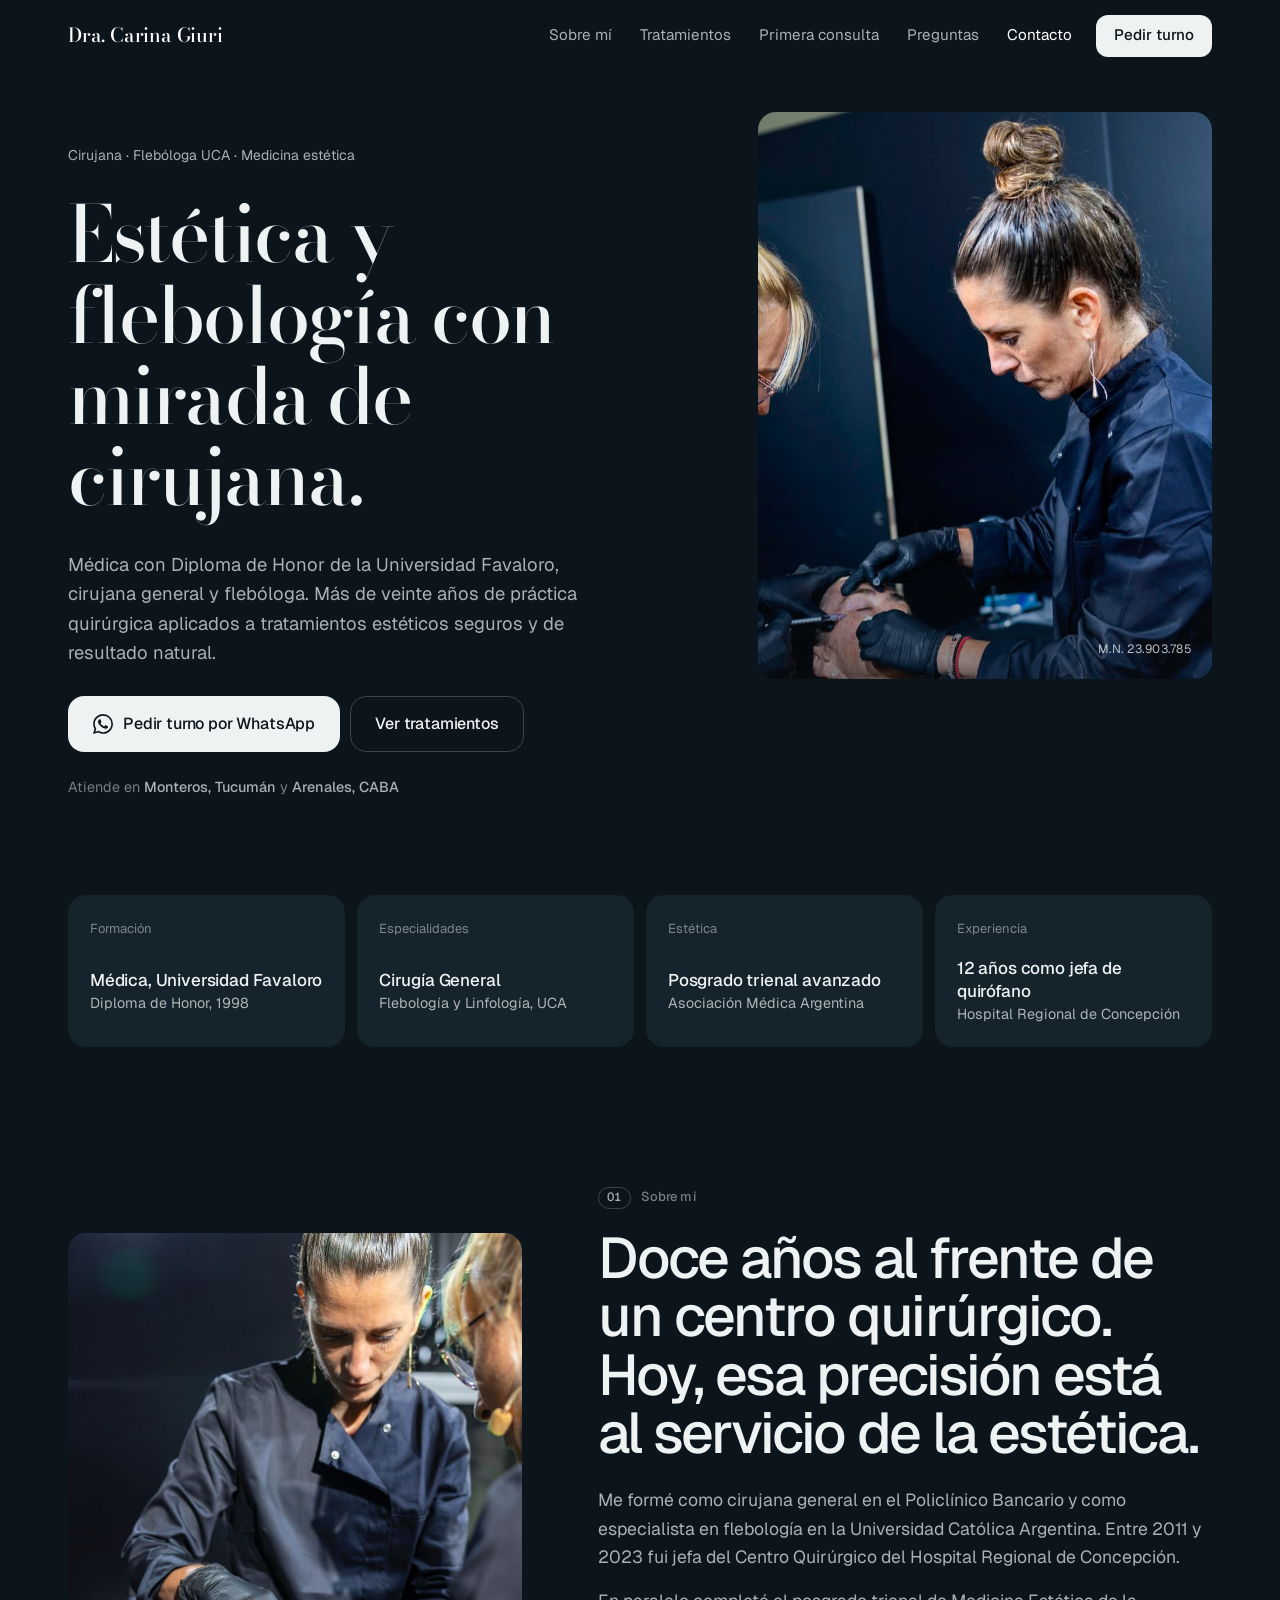
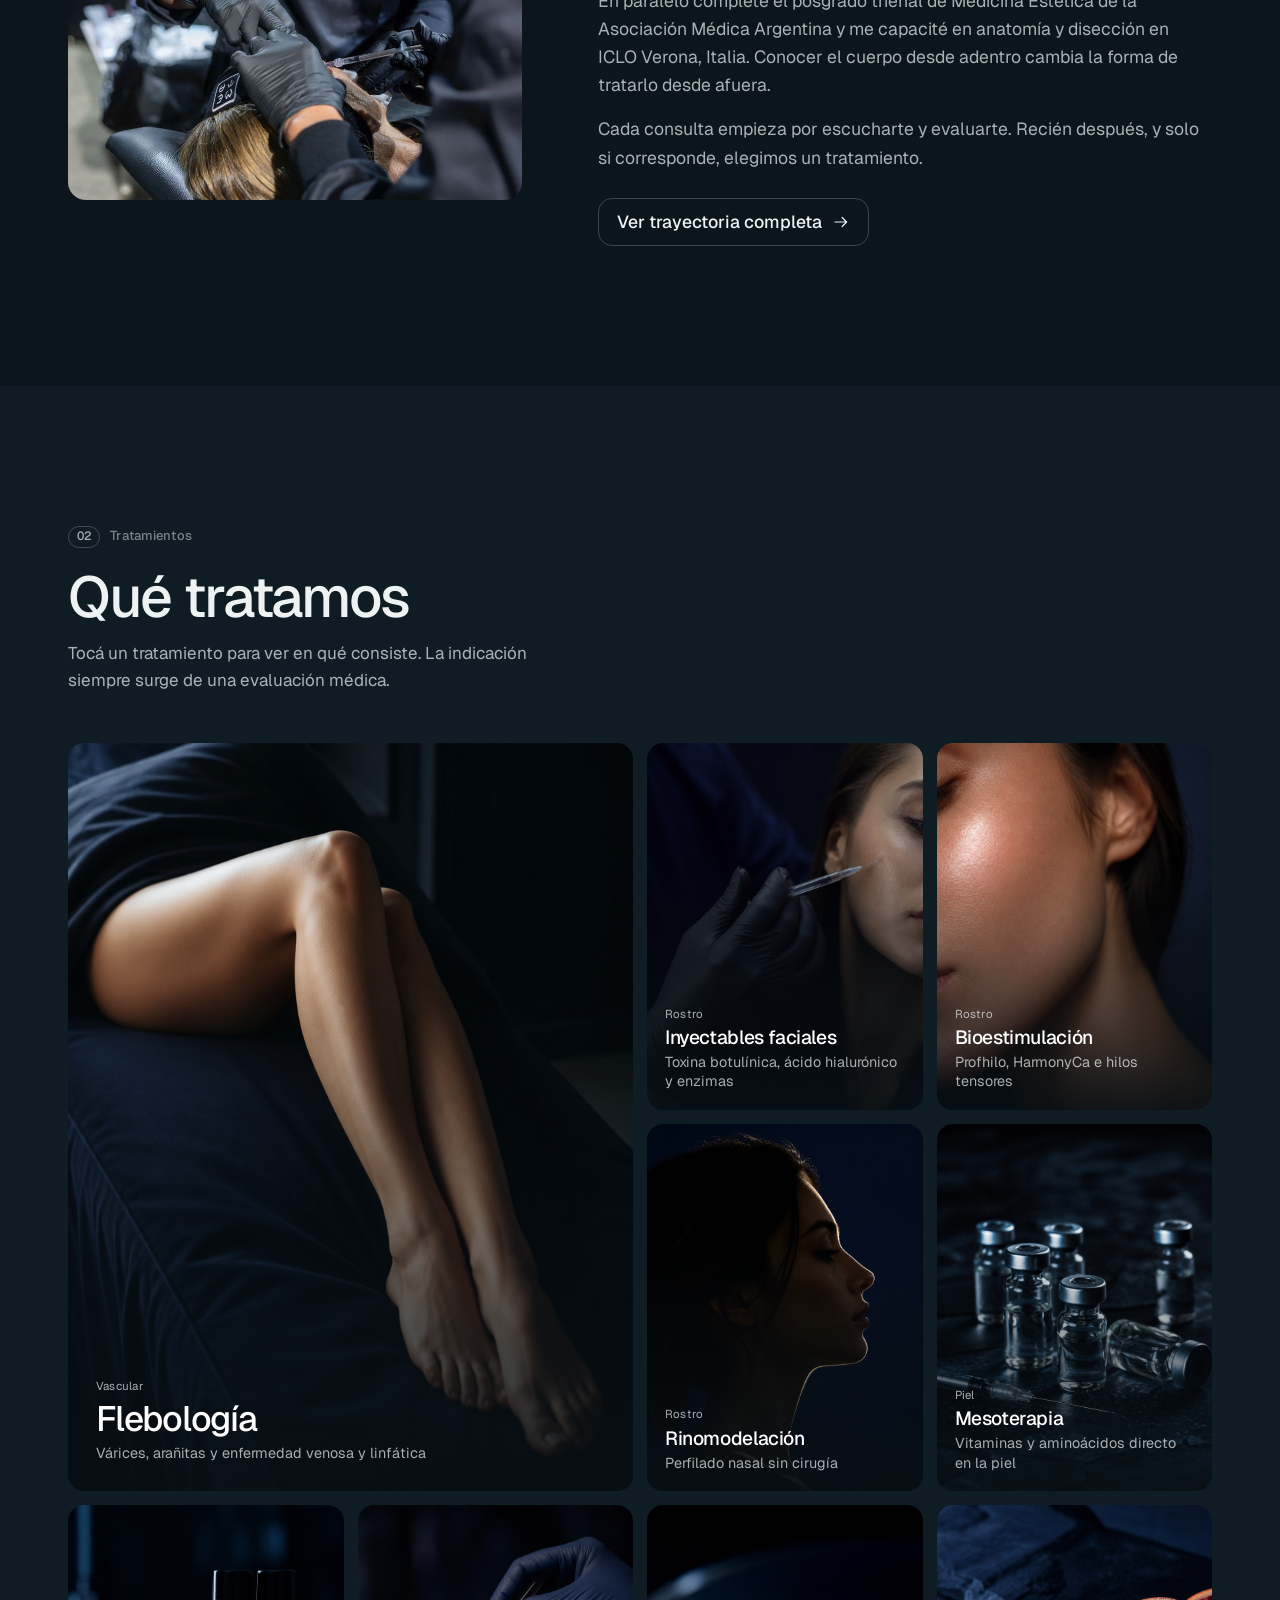
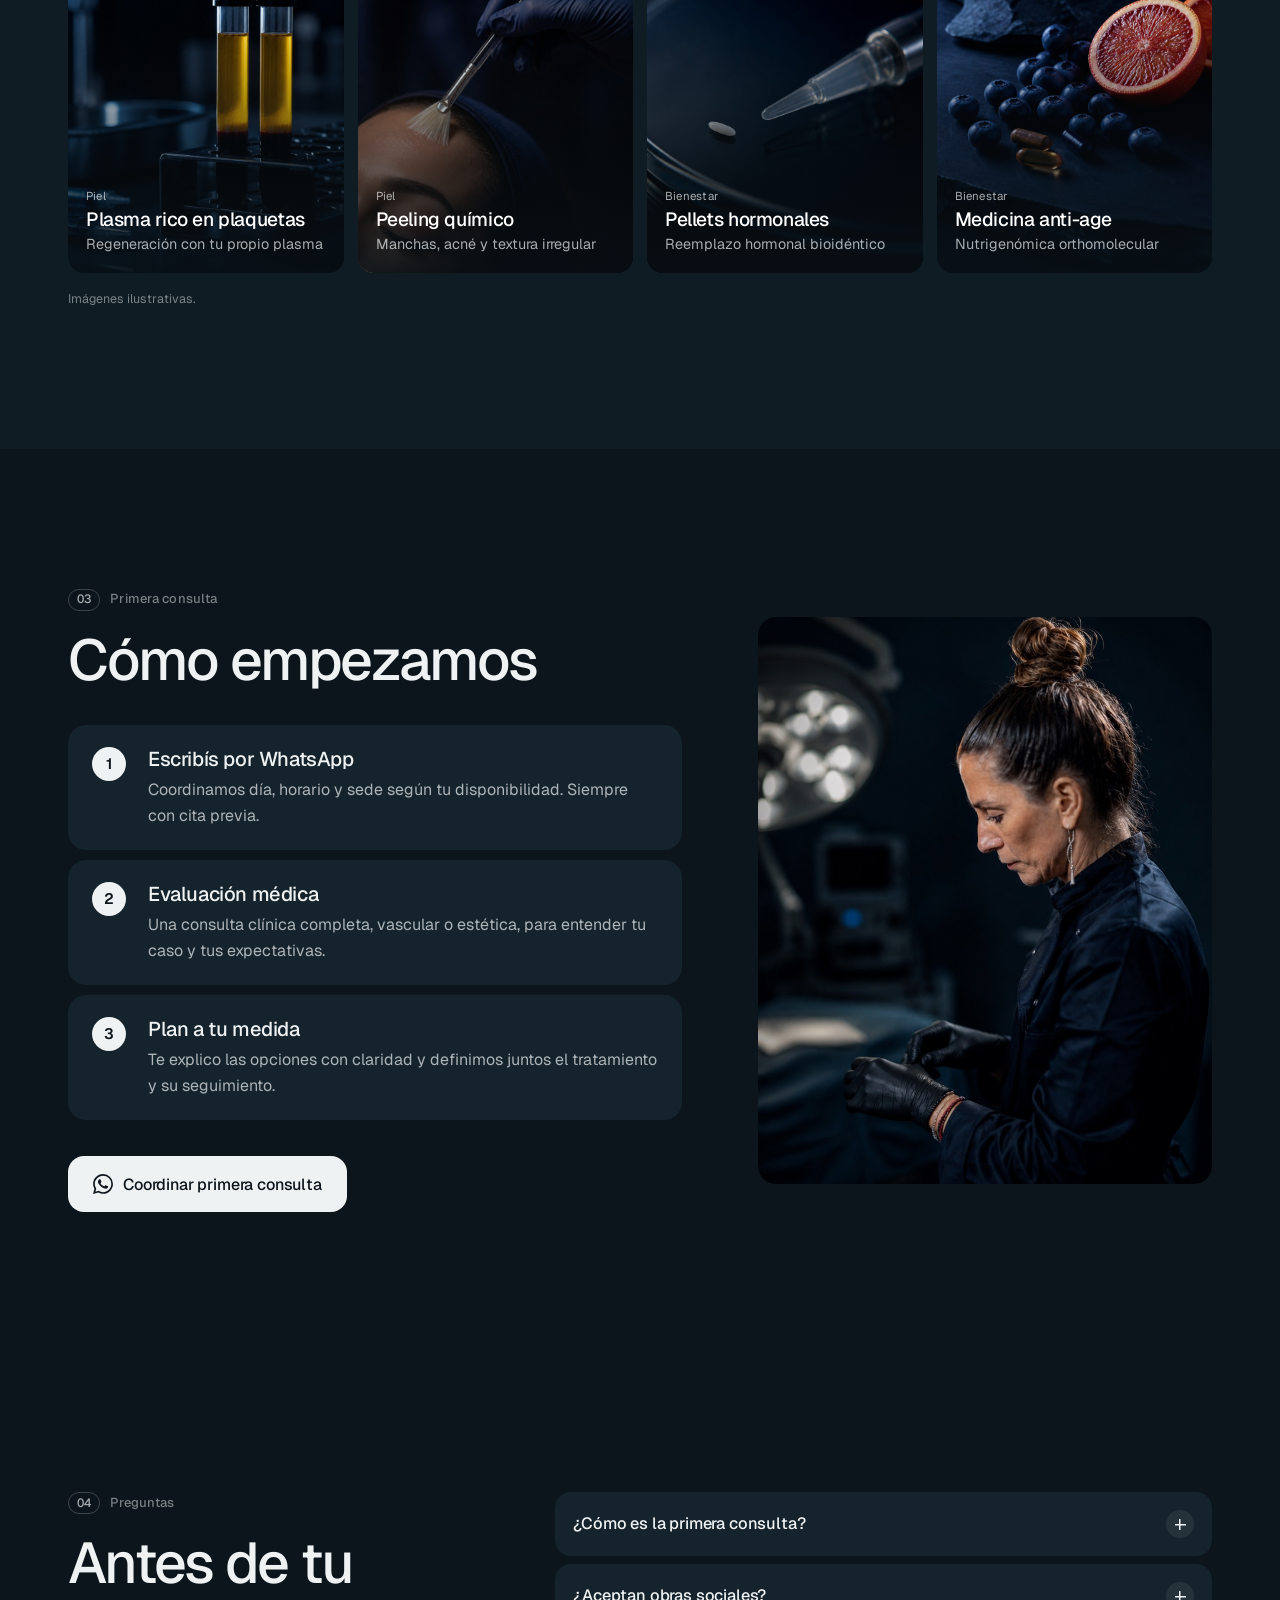
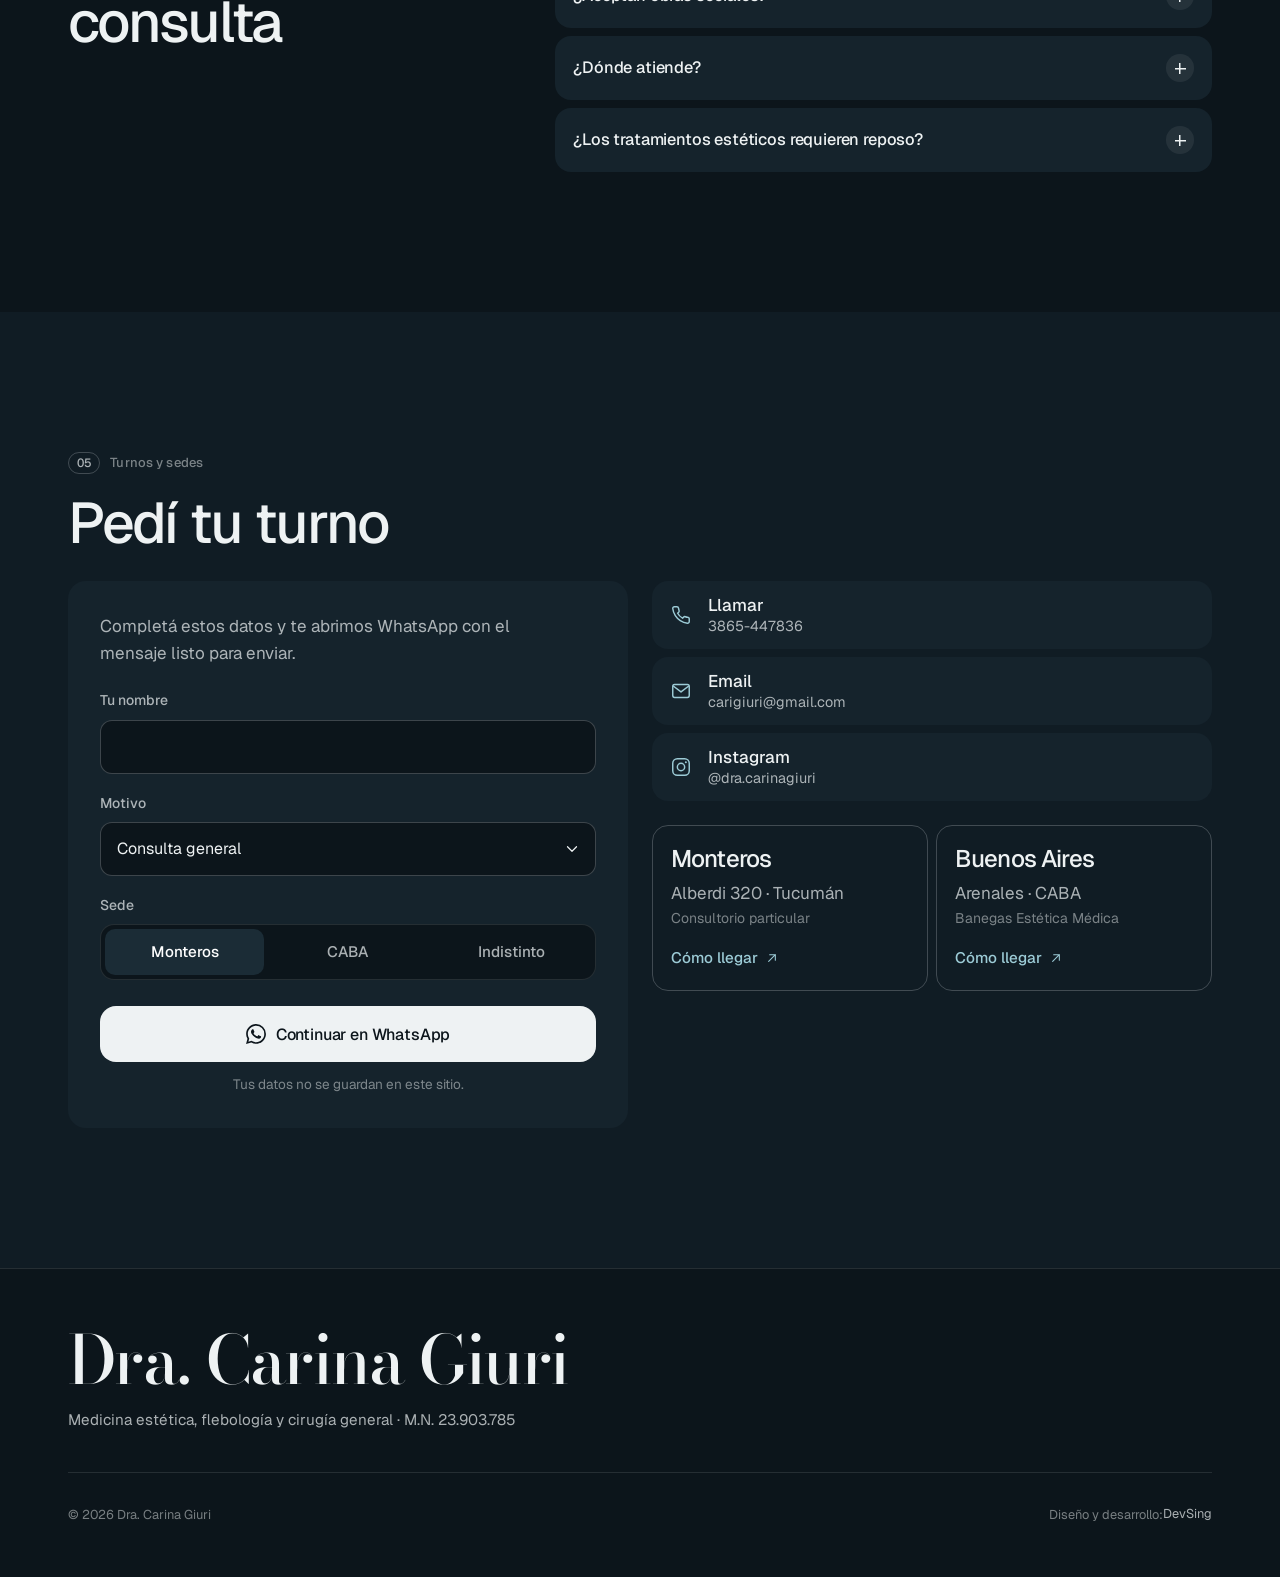
<file: index.html>
<!DOCTYPE html>
<html lang="es-AR" class="no-js">

<head>
    <meta charset="utf-8" />
    <meta name="viewport" content="width=device-width, initial-scale=1, viewport-fit=cover" />
    <title>Dra. Carina Giuri · Medicina Estética y Flebología · Monteros y CABA</title>
    <meta name="description"
        content="Dra. Carina Giuri, médica cirujana y flebóloga (UCA) con Diploma de Honor de la Universidad Favaloro. Medicina estética, flebología y bienestar en Monteros, Tucumán, y en CABA. Pedí tu turno por WhatsApp." />
    <meta name="theme-color" content="#0d161c" />

    <!-- URL pública del sitio. Si se usa un dominio propio, cambiar en: canonical, og:url, og:image y twitter:image -->
    <link rel="canonical" href="https://dra-carinagiuri.vercel.app/" />

    <!-- Vista previa al compartir (WhatsApp, Facebook, LinkedIn, X) -->
    <meta property="og:type" content="website" />
    <meta property="og:locale" content="es_AR" />
    <meta property="og:site_name" content="Dra. Carina Giuri" />
    <meta property="og:url" content="https://dra-carinagiuri.vercel.app/" />
    <meta property="og:title" content="Dra. Carina Giuri · Medicina Estética y Flebología" />
    <meta property="og:description"
        content="Estética y flebología con mirada de cirujana. Atención en Monteros (Tucumán) y CABA." />
    <meta property="og:image" content="https://dra-carinagiuri.vercel.app/assets/img/og.jpg" />
    <meta property="og:image:type" content="image/jpeg" />
    <meta property="og:image:width" content="1200" />
    <meta property="og:image:height" content="630" />
    <meta property="og:image:alt" content="Dra. Carina Giuri, médica cirujana y flebóloga, realizando un tratamiento estético" />
    <meta name="twitter:card" content="summary_large_image" />
    <meta name="twitter:image" content="https://dra-carinagiuri.vercel.app/assets/img/og.jpg" />
    <link rel="icon"
        href="data:image/svg+xml,%3Csvg xmlns='http://www.w3.org/2000/svg' viewBox='0 0 64 64'%3E%3Crect width='64' height='64' rx='14' fill='%231f4e5a'/%3E%3Ctext x='32' y='44' text-anchor='middle' font-family='Georgia,serif' font-size='34' fill='%23ffffff'%3EG%3C/text%3E%3C/svg%3E" />

    <script>document.documentElement.classList.replace('no-js', 'js');</script>

    <link rel="preconnect" href="https://fonts.googleapis.com" />
    <link rel="preconnect" href="https://fonts.gstatic.com" crossorigin />
    <link rel="stylesheet"
        href="https://fonts.googleapis.com/css2?family=Bodoni+Moda:opsz,wght@6..96,400..600&family=Geist:wght@300..600&display=swap" />
    <link rel="preload" as="image" href="assets/img/PERFIL.jpg" fetchpriority="high" />
    <link rel="stylesheet" href="assets/css/styles.css" />

    <script type="application/ld+json">
    {
        "@context": "https://schema.org",
        "@type": "Physician",
        "name": "Dra. Carina Giuri",
        "description": "Médica cirujana, flebóloga y especialista en medicina estética.",
        "telephone": "+54 9 3865 44-7836",
        "email": "carigiuri@gmail.com",
        "sameAs": ["https://instagram.com/Dra.carinagiuri"],
        "address": [
            { "@type": "PostalAddress", "streetAddress": "Alberdi 320", "addressLocality": "Monteros", "addressRegion": "Tucumán", "addressCountry": "AR" },
            { "@type": "PostalAddress", "streetAddress": "Arenales", "addressLocality": "Ciudad Autónoma de Buenos Aires", "addressCountry": "AR" }
        ]
    }
    </script>
</head>

<body>
    <!-- Íconos -->
    <svg width="0" height="0" style="position:absolute" aria-hidden="true">
        <symbol id="i-wa" viewBox="0 0 24 24">
            <path fill="currentColor"
                d="M17.472 14.382c-.297-.149-1.758-.867-2.03-.967-.273-.099-.471-.148-.67.15-.197.297-.767.966-.94 1.164-.173.199-.347.223-.644.075-.297-.15-1.255-.463-2.39-1.475-.883-.788-1.48-1.761-1.653-2.059-.173-.297-.018-.458.13-.606.134-.133.298-.347.446-.52.149-.174.198-.298.298-.497.099-.198.05-.371-.025-.52-.075-.149-.669-1.612-.916-2.207-.242-.579-.487-.5-.669-.51-.173-.008-.371-.01-.57-.01-.198 0-.52.074-.792.372-.272.297-1.04 1.016-1.04 2.479 0 1.462 1.065 2.875 1.213 3.074.149.198 2.096 3.2 5.077 4.487.709.306 1.262.489 1.694.625.712.227 1.36.195 1.871.118.571-.085 1.758-.719 2.006-1.413.248-.694.248-1.289.173-1.413-.074-.124-.272-.198-.57-.347m-5.421 7.403h-.004a9.870 9.870 0 01-5.031-1.378l-.361-.214-3.741.982.998-3.648-.235-.374a9.860 9.860 0 01-1.51-5.26c.001-5.45 4.436-9.884 9.888-9.884 2.64 0 5.122 1.03 6.988 2.898a9.825 9.825 0 012.893 6.994c-.003 5.45-4.437 9.884-9.885 9.884m8.413-18.297A11.815 11.815 0 0012.05 0C5.495 0 .16 5.335.157 11.892c0 2.096.547 4.142 1.588 5.945L.057 24l6.305-1.654a11.882 11.882 0 005.683 1.448h.005c6.554 0 11.890-5.335 11.893-11.893a11.821 11.821 0 00-3.480-8.413Z" />
        </symbol>
        <symbol id="i-ig" viewBox="0 0 24 24">
            <rect x="3" y="3" width="18" height="18" rx="5" fill="none" stroke="currentColor" stroke-width="1.6" />
            <circle cx="12" cy="12" r="4" fill="none" stroke="currentColor" stroke-width="1.6" />
            <circle cx="17.3" cy="6.7" r="1.1" fill="currentColor" />
        </symbol>
        <symbol id="i-phone" viewBox="0 0 24 24">
            <path fill="none" stroke="currentColor" stroke-width="1.6" stroke-linecap="round" stroke-linejoin="round"
                d="M21 16.4v2.7a1.8 1.8 0 0 1-2 1.8 17.8 17.8 0 0 1-7.8-2.8 17.5 17.5 0 0 1-5.4-5.4A17.8 17.8 0 0 1 3 4.9 1.8 1.8 0 0 1 4.8 3h2.7a1.8 1.8 0 0 1 1.8 1.5c.1.9.3 1.7.6 2.5a1.8 1.8 0 0 1-.4 1.9L8.3 10.1a14.4 14.4 0 0 0 5.4 5.4l1.2-1.2a1.8 1.8 0 0 1 1.9-.4c.8.3 1.6.5 2.5.6a1.8 1.8 0 0 1 1.7 1.9z" />
        </symbol>
        <symbol id="i-mail" viewBox="0 0 24 24">
            <rect x="3" y="5" width="18" height="14" rx="2" fill="none" stroke="currentColor" stroke-width="1.6" />
            <path d="m3.5 6.5 8.5 6.5 8.5-6.5" fill="none" stroke="currentColor" stroke-width="1.6" stroke-linejoin="round" />
        </symbol>
        <symbol id="i-arrow" viewBox="0 0 24 24">
            <path d="M4 12h15M13.5 6l6 6-6 6" fill="none" stroke="currentColor" stroke-width="1.6" stroke-linecap="round" stroke-linejoin="round" />
        </symbol>
        <symbol id="i-out" viewBox="0 0 24 24">
            <path d="M7 17 17 7M8.5 7H17v8.5" fill="none" stroke="currentColor" stroke-width="1.6" stroke-linecap="round" stroke-linejoin="round" />
        </symbol>
        <symbol id="i-close" viewBox="0 0 24 24">
            <path d="M6 6l12 12M18 6 6 18" fill="none" stroke="currentColor" stroke-width="1.6" stroke-linecap="round" />
        </symbol>
    </svg>

    <a class="skip-link" href="#contenido">Saltar al contenido</a>

    <!-- ============ Header ============ -->
    <header class="site-header" id="site-header">
        <div class="wrap header-inner">
            <a href="#inicio" class="logo">Dra. Carina Giuri</a>
            <nav class="nav" aria-label="Principal">
                <a href="#sobre-mi">Sobre mí</a>
                <a href="#tratamientos">Tratamientos</a>
                <a href="#primera-consulta">Primera consulta</a>
                <a href="#preguntas">Preguntas</a>
                <a href="#contacto">Contacto</a>
            </nav>
            <a class="header-cta" href="#contacto">Pedir turno</a>
            <button class="menu-btn" type="button" data-open="menu" aria-haspopup="dialog">Menú</button>
        </div>
    </header>

    <!-- Menú mobile (pantalla completa) -->
    <dialog class="menu" id="menu" aria-label="Menú">
        <div class="menu-top wrap">
            <span class="logo">Dra. Carina Giuri</span>
            <button class="menu-btn" type="button" data-close>Cerrar</button>
        </div>
        <nav class="menu-nav wrap" aria-label="Secciones">
            <a href="#sobre-mi" data-close><span>01</span>Sobre mí</a>
            <a href="#tratamientos" data-close><span>02</span>Tratamientos</a>
            <a href="#primera-consulta" data-close><span>03</span>Primera consulta</a>
            <a href="#preguntas" data-close><span>04</span>Preguntas</a>
            <a href="#contacto" data-close><span>05</span>Turnos y sedes</a>
        </nav>
        <div class="menu-foot wrap">
            <a href="tel:+5493865447836">3865-447836</a>
            <a href="mailto:carigiuri@gmail.com">carigiuri@gmail.com</a>
            <a href="https://instagram.com/Dra.carinagiuri" target="_blank" rel="noopener">@dra.carinagiuri</a>
        </div>
    </dialog>

    <main id="contenido">

        <!-- ============ Hero ============ -->
        <section class="hero" id="inicio" aria-labelledby="hero-title">
            <div class="hero-media">
                <img src="assets/img/PERFIL.jpg" width="693" height="884" fetchpriority="high"
                    alt="La Dra. Carina Giuri realizando un tratamiento inyectable" />
                <span class="hero-caption">M.N. 23.903.785</span>
            </div>
            <div class="hero-head">
                <p class="kicker">Cirujana · Flebóloga UCA · Medicina estética</p>
                <h1 id="hero-title">Estética y flebología con mirada de cirujana.</h1>
            </div>
            <div class="hero-body">
                <p class="lead">
                    Médica con Diploma de Honor de la Universidad Favaloro, cirujana general y flebóloga.
                    Más de veinte años de práctica quirúrgica aplicados a tratamientos estéticos seguros
                    y de resultado natural.
                </p>
                <div class="hero-actions">
                    <a class="btn btn-solid" data-wa="Hola Dra. Giuri, quisiera solicitar un turno."
                        href="https://wa.me/5493865447836" target="_blank" rel="noopener">
                        <svg aria-hidden="true"><use href="#i-wa" /></svg> Pedir turno por WhatsApp
                    </a>
                    <a class="btn btn-line" href="#tratamientos">Ver tratamientos</a>
                </div>
                <p class="hero-where">Atiende en <strong>Monteros, Tucumán</strong> y <strong>Arenales, CABA</strong></p>
            </div>
        </section>

        <!-- ============ Ficha ============ -->
        <section class="ficha" aria-label="Ficha profesional">
            <dl class="wrap ficha-grid">
                <div class="reveal">
                    <dt>Formación</dt>
                    <dd>Médica, Universidad Favaloro<small>Diploma de Honor, 1998</small></dd>
                </div>
                <div class="reveal">
                    <dt>Especialidades</dt>
                    <dd>Cirugía General<small>Flebología y Linfología, UCA</small></dd>
                </div>
                <div class="reveal">
                    <dt>Estética</dt>
                    <dd>Posgrado trienal avanzado<small>Asociación Médica Argentina</small></dd>
                </div>
                <div class="reveal">
                    <dt>Experiencia</dt>
                    <dd>12 años como jefa de quirófano<small>Hospital Regional de Concepción</small></dd>
                </div>
            </dl>
        </section>

        <!-- ============ 01 Sobre mí ============ -->
        <section class="section" id="sobre-mi" aria-labelledby="about-title">
            <div class="wrap about">
                <figure class="about-media reveal">
                    <img src="assets/img/sobre-mi.jpg" width="768" height="1024" loading="lazy"
                        alt="La Dra. Carina Giuri realizando un tratamiento inyectable a una paciente" />
                </figure>
                <div class="about-copy">
                <p class="label reveal"><span>01</span>Sobre mí</p>
                <h2 id="about-title" class="statement reveal">
                    Doce años al frente de un centro quirúrgico. Hoy, esa precisión está al servicio de la
                    estética.
                </h2>
                <div class="about-body">
                    <div class="prose reveal">
                        <p>
                            Me formé como cirujana general en el Policlínico Bancario y como especialista en
                            flebología en la Universidad Católica Argentina. Entre 2011 y 2023 fui jefa del Centro
                            Quirúrgico del Hospital Regional de Concepción.
                        </p>
                        <p>
                            En paralelo completé el posgrado trienal de Medicina Estética de la Asociación Médica
                            Argentina y me capacité en anatomía y disección en ICLO Verona, Italia. Conocer el
                            cuerpo desde adentro cambia la forma de tratarlo desde afuera.
                        </p>
                        <p>
                            Cada consulta empieza por escucharte y evaluarte. Recién después, y solo si
                            corresponde, elegimos un tratamiento.
                        </p>
                        <button type="button" class="link" data-open="cv">
                            Ver trayectoria completa <svg aria-hidden="true"><use href="#i-arrow" /></svg>
                        </button>
                    </div>
                </div>
                </div>
            </div>
        </section>

        <!-- ============ 02 Tratamientos ============ -->
        <section class="section" id="tratamientos" aria-labelledby="treat-title">
            <div class="wrap">
                <p class="label reveal"><span>02</span>Tratamientos</p>
                <div class="section-head reveal">
                    <h2 id="treat-title">Qué tratamos</h2>
                    <p>Tocá un tratamiento para ver en qué consiste. La indicación siempre surge de una evaluación
                        médica.</p>
                </div>
                <ul class="tiles" role="list">
                    <li class="tile tile-feature reveal">
                        <button type="button" data-treatment="flebologia">
                            <img src="assets/img/tratamientos/flebologia.jpg" width="768" height="1024" loading="lazy" alt="" />
                            <span class="tile-text">
                                <span class="tile-cat">Vascular</span>
                                <span class="tile-name">Flebología</span>
                                <span class="tile-desc">Várices, arañitas y enfermedad venosa y linfática</span>
                            </span>
                        </button>
                    </li>
                    <li class="tile reveal">
                        <button type="button" data-treatment="inyectables">
                            <img src="assets/img/tratamientos/inyectables.jpg" width="768" height="1024" loading="lazy" alt="" />
                            <span class="tile-text">
                                <span class="tile-cat">Rostro</span>
                                <span class="tile-name">Inyectables faciales</span>
                                <span class="tile-desc">Toxina botulínica, ácido hialurónico y enzimas</span>
                            </span>
                        </button>
                    </li>
                    <li class="tile reveal">
                        <button type="button" data-treatment="bioestimulacion">
                            <img src="assets/img/tratamientos/bioestimulacion.jpg" width="768" height="1024" loading="lazy" alt="" />
                            <span class="tile-text">
                                <span class="tile-cat">Rostro</span>
                                <span class="tile-name">Bioestimulación</span>
                                <span class="tile-desc">Profhilo, HarmonyCa e hilos tensores</span>
                            </span>
                        </button>
                    </li>
                    <li class="tile reveal">
                        <button type="button" data-treatment="rinomodelacion">
                            <img src="assets/img/tratamientos/rinomodelacion.jpg" width="768" height="1024" loading="lazy" alt="" />
                            <span class="tile-text">
                                <span class="tile-cat">Rostro</span>
                                <span class="tile-name">Rinomodelación</span>
                                <span class="tile-desc">Perfilado nasal sin cirugía</span>
                            </span>
                        </button>
                    </li>
                    <li class="tile reveal">
                        <button type="button" data-treatment="mesoterapia">
                            <img src="assets/img/tratamientos/mesoterapia.jpg" width="768" height="1024" loading="lazy" alt="" />
                            <span class="tile-text">
                                <span class="tile-cat">Piel</span>
                                <span class="tile-name">Mesoterapia</span>
                                <span class="tile-desc">Vitaminas y aminoácidos directo en la piel</span>
                            </span>
                        </button>
                    </li>
                    <li class="tile reveal">
                        <button type="button" data-treatment="prp">
                            <img src="assets/img/tratamientos/prp.jpg" width="768" height="1024" loading="lazy" alt="" />
                            <span class="tile-text">
                                <span class="tile-cat">Piel</span>
                                <span class="tile-name">Plasma rico en plaquetas</span>
                                <span class="tile-desc">Regeneración con tu propio plasma</span>
                            </span>
                        </button>
                    </li>
                    <li class="tile reveal">
                        <button type="button" data-treatment="peeling">
                            <img src="assets/img/tratamientos/peeling.jpg" width="768" height="1024" loading="lazy" alt="" />
                            <span class="tile-text">
                                <span class="tile-cat">Piel</span>
                                <span class="tile-name">Peeling químico</span>
                                <span class="tile-desc">Manchas, acné y textura irregular</span>
                            </span>
                        </button>
                    </li>
                    <li class="tile reveal">
                        <button type="button" data-treatment="pellets">
                            <img src="assets/img/tratamientos/pellets.jpg" width="768" height="1024" loading="lazy" alt="" />
                            <span class="tile-text">
                                <span class="tile-cat">Bienestar</span>
                                <span class="tile-name">Pellets hormonales</span>
                                <span class="tile-desc">Reemplazo hormonal bioidéntico</span>
                            </span>
                        </button>
                    </li>
                    <li class="tile reveal">
                        <button type="button" data-treatment="antiage">
                            <img src="assets/img/tratamientos/antiage.jpg" width="768" height="1024" loading="lazy" alt="" />
                            <span class="tile-text">
                                <span class="tile-cat">Bienestar</span>
                                <span class="tile-name">Medicina anti-age</span>
                                <span class="tile-desc">Nutrigenómica orthomolecular</span>
                            </span>
                        </button>
                    </li>
                </ul>
                <p class="tiles-note">Imágenes ilustrativas.</p>
            </div>
        </section>

        <!-- ============ 03 Primera consulta ============ -->
        <section class="section dark" id="primera-consulta" aria-labelledby="steps-title">
            <div class="wrap steps-grid">
                <figure class="steps-media reveal">
                    <img src="assets/img/primera-consulta.jpg" width="768" height="1024" loading="lazy"
                        alt="La Dra. Carina Giuri colocándose los guantes antes de un procedimiento" />
                </figure>
                <div class="steps-copy">
                <p class="label reveal"><span>03</span>Primera consulta</p>
                <h2 id="steps-title" class="reveal">Cómo empezamos</h2>
                <ol class="steps" role="list">
                    <li class="reveal">
                        <span class="step-n">1</span>
                        <div>
                            <h3>Escribís por WhatsApp</h3>
                            <p>Coordinamos día, horario y sede según tu disponibilidad. Siempre con cita previa.</p>
                        </div>
                    </li>
                    <li class="reveal">
                        <span class="step-n">2</span>
                        <div>
                            <h3>Evaluación médica</h3>
                            <p>Una consulta clínica completa, vascular o estética, para entender tu caso y tus
                                expectativas.</p>
                        </div>
                    </li>
                    <li class="reveal">
                        <span class="step-n">3</span>
                        <div>
                            <h3>Plan a tu medida</h3>
                            <p>Te explico las opciones con claridad y definimos juntos el tratamiento y su
                                seguimiento.</p>
                        </div>
                    </li>
                </ol>
                <a class="btn btn-light reveal" data-wa="Hola Dra. Giuri, quisiera coordinar una primera consulta."
                    href="https://wa.me/5493865447836" target="_blank" rel="noopener">
                    <svg aria-hidden="true"><use href="#i-wa" /></svg> Coordinar primera consulta
                </a>
                </div>
            </div>
        </section>

        <!-- ============ 04 Preguntas ============ -->
        <section class="section" id="preguntas" aria-labelledby="faq-title">
            <div class="wrap faq">
                <div class="faq-head">
                    <p class="label reveal"><span>04</span>Preguntas</p>
                    <h2 id="faq-title" class="reveal">Antes de tu consulta</h2>
                </div>
                <div class="faq-list reveal">
                    <details>
                        <summary>¿Cómo es la primera consulta?</summary>
                        <p>Realizamos una evaluación clínica completa, vascular o estética, para diseñar un plan de
                            tratamiento personalizado y seguro.</p>
                    </details>
                    <details>
                        <summary>¿Aceptan obras sociales?</summary>
                        <p>Para flebología, consultá la cobertura de tu plan. Los tratamientos estéticos son
                            particulares; se puede emitir factura para reintegro si tu plan lo permite.</p>
                    </details>
                    <details>
                        <summary>¿Dónde atiende?</summary>
                        <p>En su consultorio de Alberdi 320, Monteros, Tucumán, y en Banegas Estética Médica,
                            Arenales, CABA. En ambas sedes se requiere cita previa.</p>
                    </details>
                    <details>
                        <summary>¿Los tratamientos estéticos requieren reposo?</summary>
                        <p>La mayoría de los tratamientos inyectables son ambulatorios y permiten retomar la vida
                            normal al salir. En la consulta te explicamos los cuidados de cada procedimiento.</p>
                    </details>
                </div>
            </div>
        </section>

        <!-- ============ 05 Contacto ============ -->
        <section class="section contact" id="contacto" aria-labelledby="contact-title">
            <div class="wrap">
                <p class="label reveal"><span>05</span>Turnos y sedes</p>
                <h2 id="contact-title" class="reveal">Pedí tu turno</h2>

                <div class="contact-grid">
                    <form class="booking reveal" id="booking-form" novalidate>
                        <p class="booking-intro">Completá estos datos y te abrimos WhatsApp con el mensaje listo
                            para enviar.</p>

                        <div class="field">
                            <label for="f-name">Tu nombre</label>
                            <input class="input" id="f-name" name="name" type="text" autocomplete="name"
                                enterkeyhint="next" required aria-describedby="f-name-err" />
                            <span class="field-error" id="f-name-err">Escribí tu nombre para continuar.</span>
                        </div>

                        <div class="field">
                            <label for="f-reason">Motivo</label>
                            <select class="input" id="f-reason" name="reason">
                                <option>Consulta general</option>
                                <option>Flebología / várices</option>
                                <option>Inyectables faciales</option>
                                <option>Bioestimulación</option>
                                <option>Rinomodelación</option>
                                <option>Mesoterapia</option>
                                <option>Plasma rico en plaquetas</option>
                                <option>Peeling químico</option>
                                <option>Pellets hormonales</option>
                                <option>Medicina anti-age</option>
                            </select>
                        </div>

                        <fieldset class="field">
                            <legend>Sede</legend>
                            <div class="seg">
                                <label><input type="radio" name="place" value="Monteros" checked /><span>Monteros</span></label>
                                <label><input type="radio" name="place" value="CABA" /><span>CABA</span></label>
                                <label><input type="radio" name="place" value="Indistinto" /><span>Indistinto</span></label>
                            </div>
                        </fieldset>

                        <button type="submit" class="btn btn-solid btn-block">
                            <svg aria-hidden="true"><use href="#i-wa" /></svg> Continuar en WhatsApp
                        </button>
                        <p class="form-note">Tus datos no se guardan en este sitio.</p>
                    </form>

                    <div class="contact-side">
                        <ul class="direct reveal" role="list">
                            <li><a href="tel:+5493865447836">
                                    <svg aria-hidden="true"><use href="#i-phone" /></svg>
                                    <span>Llamar<small>3865-447836</small></span>
                                </a></li>
                            <li><a href="mailto:carigiuri@gmail.com">
                                    <svg aria-hidden="true"><use href="#i-mail" /></svg>
                                    <span>Email<small>carigiuri@gmail.com</small></span>
                                </a></li>
                            <li><a href="https://instagram.com/Dra.carinagiuri" target="_blank" rel="noopener">
                                    <svg aria-hidden="true"><use href="#i-ig" /></svg>
                                    <span>Instagram<small>@dra.carinagiuri</small></span>
                                </a></li>
                        </ul>

                        <div class="places">
                            <a class="place reveal" href="https://maps.google.com/?q=Alberdi+320,+Monteros,+Tucum%C3%A1n"
                                target="_blank" rel="noopener">
                                <span class="place-city">Monteros</span>
                                <span class="place-addr">Alberdi 320 · Tucumán<small>Consultorio particular</small></span>
                                <span class="place-go">Cómo llegar <svg aria-hidden="true"><use href="#i-out" /></svg></span>
                            </a>
                            <a class="place reveal"
                                href="https://maps.google.com/?q=Banegas+Est%C3%A9tica+M%C3%A9dica+Arenales+CABA"
                                target="_blank" rel="noopener">
                                <span class="place-city">Buenos Aires</span>
                                <span class="place-addr">Arenales · CABA<small>Banegas Estética Médica</small></span>
                                <span class="place-go">Cómo llegar <svg aria-hidden="true"><use href="#i-out" /></svg></span>
                            </a>
                        </div>
                    </div>
                </div>
            </div>
        </section>
    </main>

    <!-- ============ Footer ============ -->
    <footer class="site-footer">
        <div class="wrap">
            <p class="footer-name">Dra. Carina Giuri</p>
            <p class="footer-sub">Medicina estética, flebología y cirugía general · M.N. 23.903.785</p>
            <div class="footer-bottom">
                <p>© <span id="year">2026</span> Dra. Carina Giuri</p>
                <a class="footer-credit" id="dev-credit" href="#" target="_blank" rel="noopener" hidden>
                    Diseño y desarrollo: <span>DevSing</span>
                </a>
            </div>
        </div>
    </footer>

    <!-- Barra fija mobile -->
    <div class="dock" id="dock">
        <a class="dock-main" data-wa="Hola Dra. Giuri, quisiera solicitar un turno."
            href="https://wa.me/5493865447836" target="_blank" rel="noopener">
            <svg aria-hidden="true"><use href="#i-wa" /></svg> Pedir turno
        </a>
        <a class="dock-call" href="tel:+5493865447836" aria-label="Llamar al 3865-447836">
            <svg aria-hidden="true"><use href="#i-phone" /></svg>
        </a>
    </div>

    <!-- ============ Ficha de tratamiento (bottom sheet) ============ -->
    <dialog class="sheet tsheet" id="treatment" aria-labelledby="t-title">
        <button class="sheet-close" type="button" aria-label="Cerrar" data-close>
            <svg aria-hidden="true"><use href="#i-close" /></svg>
        </button>
        <div class="tsheet-scroll" data-swipe-scroll>
            <div class="tsheet-media" data-swipe-handle>
                <img id="t-img" src="assets/img/tratamientos/flebologia.jpg" width="768" height="1024" alt="" />
                <span class="grabber" aria-hidden="true"></span>
            </div>
            <div class="tsheet-content">
                <p class="t-cat" id="t-cat"></p>
                <h2 id="t-title"></h2>
                <p class="t-sub" id="t-subtitle"></p>
                <p class="t-lead" id="t-desc"></p>
                <h3>Para quién es</h3>
                <p class="t-target" id="t-target"></p>
                <h3>Beneficios</h3>
                <ul class="t-benefits" id="t-benefits" role="list"></ul>
            </div>
        </div>
        <div class="sheet-foot">
            <a class="btn btn-solid btn-block" id="t-cta" href="https://wa.me/5493865447836" target="_blank"
                rel="noopener">
                <svg aria-hidden="true"><use href="#i-wa" /></svg> Consultar por este tratamiento
            </a>
        </div>
    </dialog>

    <!-- ============ Trayectoria (bottom sheet) ============ -->
    <dialog class="sheet sheet-tall" id="cv" aria-labelledby="cv-title">
        <div class="sheet-grab" data-swipe-handle>
            <span class="grabber" aria-hidden="true"></span>
            <button class="sheet-close" type="button" aria-label="Cerrar" data-close>
                <svg aria-hidden="true"><use href="#i-close" /></svg>
            </button>
            <p class="t-cat">Dra. Carina Giuri</p>
            <h2 id="cv-title">Trayectoria</h2>
        </div>

        <div class="tabs" role="tablist" aria-label="Secciones de la trayectoria">
            <button class="tab" role="tab" id="tab-1" aria-controls="panel-1" aria-selected="true">Títulos</button>
            <button class="tab" role="tab" id="tab-2" aria-controls="panel-2" aria-selected="false" tabindex="-1">Experiencia</button>
            <button class="tab" role="tab" id="tab-3" aria-controls="panel-3" aria-selected="false" tabindex="-1">Cursos</button>
            <button class="tab" role="tab" id="tab-4" aria-controls="panel-4" aria-selected="false" tabindex="-1">Publicaciones</button>
        </div>

        <div class="sheet-body" data-swipe-scroll>
            <div role="tabpanel" id="panel-1" aria-labelledby="tab-1" tabindex="0">
                <h3>Títulos universitarios</h3>
                <ul class="cv" role="list">
                    <li><span class="cv-y">1998</span><div><strong>Médica · Diploma de Honor</strong>Universidad Favaloro (1991 – 1998)</div></li>
                    <li><span class="cv-y">2002</span><div><strong>Especialista en Cirugía General</strong>Asociación Argentina de Cirugía (2001 – 2002). Residencia de 4 años en el Policlínico Bancario POBA (1999 – 2002). Universidad de Buenos Aires (2003 – 2005)</div></li>
                    <li><span class="cv-y">2015</span><div><strong>Especialista en Flebología y Linfología</strong>Universidad Católica Argentina (2014 – 2015)</div></li>
                </ul>
                <h3>Posgrados</h3>
                <ul class="cv" role="list">
                    <li><span class="cv-y">2023</span><div><strong>Posgrado Trienal Avanzado en Medicina Estética y Antienvejecimiento</strong>Asociación Médica Argentina · Dir. Dr. Raúl Banegas (2021 – 2023)</div></li>
                    <li><span class="cv-y">2023</span><div><strong>Hands-on Training en Anatomía y Disección Cadavérica</strong>ICLO Verona, Italia</div></li>
                    <li><span class="cv-y">2019</span><div><strong>Diplomatura en Clínica y Terapéutica Estética</strong>Universidad Nacional de Tucumán (2017 – 2019) · 500 hs</div></li>
                    <li><span class="cv-y">2009</span><div><strong>Diplomatura en Gestión y Dirección en Sistemas de Salud</strong>Universidad San Pablo T (2008 – 2009)</div></li>
                </ul>
            </div>

            <div role="tabpanel" id="panel-2" aria-labelledby="tab-2" tabindex="0" hidden>
                <h3>Actualidad</h3>
                <ul class="cv" role="list">
                    <li><span class="cv-y">Hoy</span><div><strong>Consultorio particular</strong>Alberdi 320, Monteros, Tucumán</div></li>
                    <li><span class="cv-y">Hoy</span><div><strong>Sanatorio Nuestra Señora del Rosario</strong>Cirugía General y Flebología</div></li>
                    <li><span class="cv-y">Hoy</span><div><strong>Staff médico especialista</strong>Banegas Estética Médica (Arenales, CABA) · Centro Médico Estético BLER, médica flebóloga</div></li>
                    <li><span class="cv-y">2023</span><div><strong>Hospital La Madrid, Monteros</strong>Médica cirujana (desde junio 2023)</div></li>
                </ul>
                <h3>Antecedentes</h3>
                <ul class="cv" role="list">
                    <li><span class="cv-y">2011</span><div><strong>Jefa del Centro Quirúrgico</strong>Hospital Regional de Concepción “Miguel Belascuaín” (2011 – mayo 2023)</div></li>
                </ul>
            </div>

            <div role="tabpanel" id="panel-3" aria-labelledby="tab-3" tabindex="0" hidden>
                <h3>2021 – 2024</h3>
                <ul class="plain" role="list">
                    <li>Seminario “Complicaciones en Medicina Estética” · Univ. Maimónides, 2024</li>
                    <li>Galderma Regional Trip Buenos Aires · 2023</li>
                    <li>Teoría y aplicación HarmonyCa™ · 2023</li>
                    <li>Taller de Bioremodelación y Bioestimulantes · 2023</li>
                    <li>Rinomodelación con inyectables · 2023</li>
                    <li>Terapia de reemplazo y modulación hormonal · Dr. Lamagni, 2023</li>
                    <li>Máscara Siluma: química y aplicaciones · 2023</li>
                    <li>BAAS Buenos Aires · 2023</li>
                    <li>Join OXA 2 · 2023</li>
                    <li>Hands-on Training Anatomía y Disección Cadavérica · ICLO Verona, 2023</li>
                    <li>Tercio inferior con rellenos de hialurónico · Centro Banegas, 2022</li>
                    <li>Tratamiento de ojeras con fillers · 2022</li>
                    <li>Taller Hands On Hilos Tensores · 2022</li>
                    <li>Capacitación Hilos Aptos · 2022</li>
                    <li>Masterclass Toxina y Rellenos Avanzado · Merz Aesthetics, 2022</li>
                    <li>The Magic of the Beauty · Oxamedical, 2022</li>
                    <li>Jornada One to One Técnicas Avanzadas Inyectables · Dr. Raúl Banegas, 2022</li>
                    <li>Masterclass Nuevo Paradigma Antiage · 2021</li>
                    <li>Taller Bioestimulación Hands On · 2021</li>
                    <li>Capacitación PROFHILO · Skintegrity, 2021</li>
                </ul>
                <h3>2014 – 2020</h3>
                <ul class="plain" role="list">
                    <li>Abordaje Nutrigenómico Orthomolecular · Fimon OMOL, 2020</li>
                    <li>30° Congreso de Medicina Estética · Inst. Pintos, 2020</li>
                    <li>Enzimas Recombinantes Biológicas · Dra. Castelanich, 2020</li>
                    <li>Peelings y Patologías de la Piel · Dra. Irene Bermejo, 2020</li>
                    <li>Taller de Pellets y Reemplazo Hormonal · 2020</li>
                    <li>Masterclass Toxina + Fillers · Dr. Escobar, 2020</li>
                    <li>Face-BB Glow, Bionutrilifting y Skinbooster · Inst. Pinto, 2020</li>
                    <li>BAAS Buenos Aires · 2018</li>
                    <li>XVI Congreso Panamericano de Flebología · 2014</li>
                    <li>Bioseguridad para el uso de Láser y Luz Pulsada · 2014</li>
                    <li>XXIV Congreso de Medicina Estética SOARME · 2014</li>
                </ul>
                <h3>Educación continua</h3>
                <ul class="plain" role="list">
                    <li>Curso Anual en Nutrición Orthomolecular y Nutrigenómica · Fimon</li>
                    <li>V Congreso Argentino de Medicina Estética · UBA, 2013</li>
                    <li>Medicina, Nutrición y Entrenamiento para la Salud · Niveles 1 y 2</li>
                    <li>Curso Cuatrimestral de Medicina Estética · Asociación Médica Argentina</li>
                    <li>Actualización en Enfermedad Venosa y Linfática · 2003</li>
                </ul>
            </div>

            <div role="tabpanel" id="panel-4" aria-labelledby="tab-4" tabindex="0" hidden>
                <h3>Libro</h3>
                <ul class="cv" role="list">
                    <li><span class="cv-y">2003</span><div><strong>La tiroidectomía: técnica quirúrgica y consideraciones generales</strong></div></li>
                </ul>
                <h3>Artículos científicos</h3>
                <ul class="cv" role="list">
                    <li><span class="cv-y">2004</span><div><strong>Aneurismas de la arteria pancreatoduodenal</strong>Prensa Médica Argentina</div></li>
                    <li><span class="cv-y">2004</span><div><strong>Quistes de paratiroides</strong>Revista Argentina de Cirugía</div></li>
                    <li><span class="cv-y">2002</span><div><strong>Pie diabético: la importancia del equipo multidisciplinario</strong>Prensa Médica Argentina</div></li>
                </ul>
            </div>
        </div>
    </dialog>

    <script src="assets/js/main.js" defer></script>
</body>

</html>
</file>
<file: assets/css/styles.css>
/* =========================================================
   Dra. Carina Giuri — Medicina Estética y Flebología
   Tema oscuro (azul noche, continuación del hero). Mobile-first.
   ========================================================= */

/* ---------- Tokens ---------- */
:root {
    --bg: #0c151b;
    --bg-2: #101c24;
    --surface: #15232c;
    --surface-2: #1b2c36;
    --text: #eef2f3;
    --text-2: rgba(238, 242, 243, .7);
    --text-3: rgba(238, 242, 243, .48);
    --line: rgba(238, 242, 243, .11);
    --line-strong: rgba(238, 242, 243, .22);
    --accent: #9ccbd6;
    --danger: #ff8a80;

    --sans: "Geist", -apple-system, BlinkMacSystemFont, "Segoe UI", Roboto, sans-serif;
    --serif: "Bodoni Moda", "Didot", "Bodoni 72", Georgia, serif;

    --gutter: 20px;
    --max: 1240px;
    --header-h: 60px;
    --section-y: 88px;
    --dock-h: 64px;
    --radius: 18px;
    --safe-b: env(safe-area-inset-bottom, 0px);
    --ease: cubic-bezier(.22, .8, .24, 1);
}
@media (min-width: 600px) { :root { --gutter: 32px; --section-y: 112px; } }
@media (min-width: 900px) { :root { --header-h: 72px; --section-y: 140px; } }
@media (min-width: 1200px) { :root { --gutter: 48px; } }

/* ---------- Reset ---------- */
*, *::before, *::after { box-sizing: border-box; }
* { margin: 0; }
html {
    -webkit-text-size-adjust: 100%;
    scroll-behavior: smooth;
    scroll-padding-top: calc(var(--header-h) + 16px);
    background: var(--bg);
    color-scheme: dark;
}
html:has(dialog[open]) { overflow: hidden; }
body {
    font-family: var(--sans);
    font-size: 1.0625rem;
    font-weight: 400;
    line-height: 1.6;
    color: var(--text);
    background: var(--bg);
    -webkit-font-smoothing: antialiased;
    -webkit-tap-highlight-color: transparent;
    padding-bottom: calc(var(--dock-h) + 16px + var(--safe-b));
}
@media (min-width: 900px) { body { padding-bottom: 0; } }
img { display: block; max-width: 100%; height: auto; }
a { color: inherit; text-decoration: none; }
button, input, select { font: inherit; color: inherit; }
button { cursor: pointer; background: none; border: 0; padding: 0; text-align: inherit; }
ul[role="list"], ol[role="list"] { list-style: none; padding: 0; }
svg { flex-shrink: 0; }
::selection { background: var(--accent); color: var(--bg); }
:focus-visible { outline: 2px solid var(--accent); outline-offset: 3px; border-radius: 4px; }

.sr-only {
    position: absolute; width: 1px; height: 1px; padding: 0; margin: -1px;
    overflow: hidden; clip: rect(0, 0, 0, 0); white-space: nowrap; border: 0;
}
.skip-link { position: absolute; left: 12px; top: -80px; z-index: 100; background: #fff; color: var(--bg); padding: 10px 14px; border-radius: 10px; }
.skip-link:focus { top: 12px; }

.wrap { width: 100%; max-width: var(--max); margin-inline: auto; padding-inline: var(--gutter); }
.section { padding-block: var(--section-y); }

/* ---------- Tipografía ---------- */
h1 { font-family: var(--serif); font-weight: 500; font-optical-sizing: auto; font-size: clamp(2.5rem, 1.5rem + 4.2vw, 5.2rem); line-height: 1.04; letter-spacing: -.025em; }
h2, h3 { font-family: var(--sans); font-weight: 500; letter-spacing: -.035em; }
h2 { font-size: clamp(2.1rem, 1.5rem + 2.6vw, 3.6rem); line-height: 1.02; }
h3 { font-size: 1.25rem; line-height: 1.2; letter-spacing: -.02em; }

.label {
    display: flex; align-items: center; gap: 10px;
    font-size: .8125rem; font-weight: 500; letter-spacing: .01em;
    color: var(--text-3);
    margin-bottom: 20px;
}
.label span {
    display: inline-grid; place-items: center;
    min-width: 30px; height: 22px; padding: 0 8px; border-radius: 999px;
    border: 1px solid var(--line-strong);
    font-size: .75rem; color: var(--text-2); font-variant-numeric: tabular-nums;
}
.section-head p { color: var(--text-2); margin-top: 14px; max-width: 46ch; }

/* ---------- Botones ---------- */
.btn {
    display: inline-flex; align-items: center; justify-content: center; gap: 10px;
    min-height: 56px; padding: 0 24px;
    border-radius: 16px;
    font-weight: 500; font-size: 1rem; letter-spacing: -.01em;
    border: 1px solid transparent;
    transition: background-color .2s, color .2s, border-color .2s, transform .15s;
    white-space: nowrap;
}
.btn:active { transform: scale(.98); }
.btn svg { width: 20px; height: 20px; }
.btn-solid, .btn-light { background: var(--text); color: var(--bg); }
.btn-solid:hover, .btn-light:hover { background: #fff; }
.btn-line { border-color: var(--line-strong); color: var(--text); }
.btn-line:hover { border-color: var(--text-2); background: rgba(255, 255, 255, .03); }
.btn-block { width: 100%; }

.link {
    display: inline-flex; align-items: center; gap: 10px;
    min-height: 48px; padding: 0 18px;
    border: 1px solid var(--line-strong); border-radius: 14px;
    font-weight: 500;
    transition: border-color .2s, background-color .2s;
}
.link:hover { border-color: var(--text-2); }
.link svg { width: 18px; height: 18px; transition: transform .25s var(--ease); }
.link:hover svg { transform: translateX(3px); }

/* ---------- Header ---------- */
.site-header {
    position: fixed; inset: 0 0 auto; z-index: 50;
    height: var(--header-h);
    color: #fff;
    transition: background-color .3s, border-color .3s;
    border-bottom: 1px solid transparent;
}
.site-header.is-scrolled {
    background: rgba(12, 21, 27, .82);
    -webkit-backdrop-filter: blur(16px) saturate(140%);
    backdrop-filter: blur(16px) saturate(140%);
    border-bottom-color: var(--line);
}
.header-inner { height: 100%; display: flex; align-items: center; gap: 24px; }
.logo { font-family: var(--serif); font-weight: 500; font-size: 1.22rem; line-height: 1; letter-spacing: -.01em; white-space: nowrap; }
.nav, .header-cta { display: none; }
.menu-btn {
    margin-left: auto;
    min-height: 44px; padding: 0 2px;
    font-size: .95rem; font-weight: 500;
    display: inline-flex; align-items: center; gap: 10px;
}
.menu-btn::before { content: ""; width: 18px; height: 7px; border-block: 1.5px solid currentColor; }
@media (min-width: 900px) {
    .nav { display: flex; gap: 28px; margin-left: auto; }
    .nav a { font-size: .95rem; color: var(--text-2); padding-block: 6px; transition: color .2s; }
    .nav a:hover, .nav a.is-active { color: #fff; }
    .header-cta {
        display: inline-flex; align-items: center; min-height: 42px; padding: 0 18px;
        border-radius: 12px; background: var(--text); color: var(--bg); font-weight: 500; font-size: .95rem;
        transition: background-color .2s;
    }
    .header-cta:hover { background: #fff; }
    .menu-btn { display: none; }
}

/* ---------- Menú mobile ---------- */
.menu {
    width: 100%; max-width: none; height: 100dvh; max-height: none;
    margin: 0; padding: 0; border: 0;
    background: var(--bg); color: var(--text);
}
.menu[open] { display: flex; flex-direction: column; animation: fade .3s var(--ease); }
.menu.is-closing { animation: fade-out .22s ease forwards; }
.menu::backdrop { background: transparent; }
.menu-top { height: var(--header-h); display: flex; align-items: center; flex-shrink: 0; }
.menu .menu-btn::before { display: none; }
.menu-nav { display: flex; flex-direction: column; margin-top: 20px; }
.menu-nav a {
    display: flex; align-items: center; gap: 16px;
    padding: 16px 0;
    font-size: clamp(1.9rem, 8vw, 2.6rem); font-weight: 500; letter-spacing: -.04em; line-height: 1.05;
    border-bottom: 1px solid var(--line);
}
.menu-nav a span { font-size: .78rem; font-weight: 400; letter-spacing: 0; color: var(--text-3); font-variant-numeric: tabular-nums; width: 20px; }
.menu[open] .menu-nav a { animation: rise .5s var(--ease) both; }
.menu[open] .menu-nav a:nth-child(2) { animation-delay: .03s; }
.menu[open] .menu-nav a:nth-child(3) { animation-delay: .06s; }
.menu[open] .menu-nav a:nth-child(4) { animation-delay: .09s; }
.menu[open] .menu-nav a:nth-child(5) { animation-delay: .12s; }
.menu[open] .menu-nav a:nth-child(6) { animation-delay: .15s; }
.menu-foot {
    margin-top: auto; padding-top: 24px; padding-bottom: calc(28px + var(--safe-b));
    display: grid; gap: 6px; font-size: .95rem; color: var(--text-2);
}
.menu-foot a { padding-block: 4px; }
@keyframes fade { from { opacity: 0; } }
@keyframes fade-out { to { opacity: 0; } }
@keyframes rise { from { opacity: 0; transform: translateY(14px); } }

/* ---------- Hero ---------- */
.hero { display: grid; grid-template-areas: "stack" "body"; }
.hero-media, .hero-head { grid-area: stack; }
.hero-media {
    position: relative;
    height: calc(100svh - var(--dock-h) - 24px - var(--safe-b));
    min-height: 520px; max-height: 820px;
    background: var(--bg);
    overflow: hidden;
}
.hero-media img { width: 100%; height: 100%; object-fit: cover; object-position: 68% 22%; }
.hero-media::after {
    content: ""; position: absolute; inset: 0;
    background:
        linear-gradient(180deg, rgba(12, 21, 27, .55) 0%, rgba(12, 21, 27, 0) 22%),
        linear-gradient(0deg, var(--bg) 0%, rgba(12, 21, 27, .6) 34%, rgba(12, 21, 27, 0) 62%);
}
.hero-caption {
    position: absolute; z-index: 1; right: var(--gutter); top: calc(var(--header-h) + 8px);
    font-size: .75rem; letter-spacing: .04em; color: rgba(255, 255, 255, .72);
    writing-mode: vertical-rl; transform: rotate(180deg);
}
.hero-head { position: relative; z-index: 1; align-self: end; padding: 0 var(--gutter) 28px; }
.kicker { font-size: .875rem; color: var(--text-2); margin-bottom: 14px; }
.hero h1 { max-width: 14ch; }
.hero-body { grid-area: body; padding: 20px var(--gutter) 0; }
.lead { font-size: 1.0625rem; color: var(--text-2); max-width: 46ch; }
.hero-actions { display: grid; gap: 10px; margin-top: 28px; }
.hero-where { margin-top: 24px; font-size: .9rem; color: var(--text-3); }
.hero-where strong { color: var(--text-2); font-weight: 500; }

@media (min-width: 600px) { .hero-actions { display: flex; flex-wrap: wrap; } }
@media (min-width: 900px) {
    .hero {
        max-width: var(--max); margin-inline: auto;
        padding: calc(var(--header-h) + 40px) var(--gutter) 0;
        grid-template-columns: 1.15fr .85fr;
        grid-template-areas: "head media" "body media";
        grid-template-rows: auto 1fr;
        column-gap: clamp(40px, 6vw, 96px);
    }
    .hero-media { grid-area: media; height: auto; max-height: none; min-height: 0; aspect-ratio: 4 / 5; border-radius: var(--radius); }
    .hero-media::after { background: linear-gradient(0deg, rgba(12, 21, 27, .45), rgba(12, 21, 27, 0) 30%); }
    .hero-caption { top: auto; bottom: 20px; right: 20px; writing-mode: horizontal-tb; transform: none; }
    .hero-head { grid-area: head; padding: 32px 0 0; }
    .kicker { margin-bottom: 28px; }
    .hero-body { padding: 32px 0 0; align-self: start; }
    .lead { font-size: 1.15rem; }
}

/* ---------- Ficha ---------- */
.ficha { padding-top: 48px; }
.ficha-grid { display: grid; gap: 8px; }
.ficha-grid > div {
    display: grid; grid-template-columns: 7rem 1fr; gap: 14px;
    padding: 16px 18px;
    background: var(--surface);
    border-radius: 14px;
}
.ficha dt { font-size: .8125rem; color: var(--text-3); padding-top: 2px; }
.ficha dd { font-weight: 500; line-height: 1.35; letter-spacing: -.01em; }
.ficha dd small { display: block; font-weight: 400; color: var(--text-2); font-size: .9rem; margin-top: 2px; letter-spacing: 0; }
@media (min-width: 900px) {
    .ficha { padding-top: 96px; }
    .ficha-grid { grid-template-columns: repeat(4, 1fr); gap: 12px; }
    .ficha-grid > div { grid-template-columns: 1fr; gap: 18px; padding: 22px; border-radius: var(--radius); }
}

/* ---------- 01 Sobre mí ---------- */
#sobre-mi { padding-top: 48px; }
.about-media {
    position: relative;
    margin-inline: calc(var(--gutter) * -1);
    aspect-ratio: 4 / 5; max-height: 80svh;
    overflow: hidden;
    background: var(--surface);
}
.about-media img { width: 100%; height: 100%; object-fit: cover; object-position: 50% 12%; }
.about-media::after {
    content: ""; position: absolute; inset: 0;
    background: linear-gradient(0deg, var(--bg) 0%, rgba(12, 21, 27, 0) 36%);
}
.about-copy { position: relative; margin-top: -36px; }
.statement { max-width: 18ch; }
.about-body { margin-top: 24px; }
.prose { display: grid; gap: 16px; color: var(--text-2); max-width: 60ch; }
.prose .link { justify-self: start; margin-top: 10px; color: var(--text); }
@media (min-width: 900px) {
    #sobre-mi { padding-top: var(--section-y); }
    .about { display: grid; grid-template-columns: .85fr 1.15fr; column-gap: clamp(40px, 6vw, 96px); align-items: center; }
    .about-media { margin: 0; max-height: none; border-radius: var(--radius); }
    .about-media::after { display: none; }
    .about-copy { margin-top: 0; }
    .prose { font-size: 1.1rem; }
}

/* ---------- 02 Tratamientos ---------- */
#tratamientos { background: var(--bg-2); }
.tiles { display: grid; grid-template-columns: 1fr 1fr; gap: 10px; margin-top: 32px; }
.tile button {
    position: relative; display: block; width: 100%;
    aspect-ratio: 3 / 4;
    border-radius: 16px; overflow: hidden;
    background: var(--surface);
    isolation: isolate;
}
.tile img {
    position: absolute; inset: 0; width: 100%; height: 100%; object-fit: cover; z-index: -2;
    transition: transform .8s var(--ease);
}
.tile button::after {
    content: ""; position: absolute; inset: 0; z-index: -1;
    background: linear-gradient(0deg, rgba(8, 15, 20, .92) 0%, rgba(8, 15, 20, .35) 45%, rgba(8, 15, 20, 0) 70%);
}
.tile-text { position: absolute; left: 0; right: 0; bottom: 0; padding: 14px; display: grid; gap: 4px; }
.tile-cat { font-size: .72rem; color: var(--text-2); letter-spacing: .02em; }
.tile-name { font-size: 1.05rem; font-weight: 500; line-height: 1.15; letter-spacing: -.02em; color: #fff; }
.tile-desc { display: none; font-size: .9rem; color: var(--text-2); line-height: 1.35; }
.tile button:active img { transform: scale(1.03); }
@media (hover: hover) { .tile button:hover img { transform: scale(1.05); } }

.tile-feature { grid-column: 1 / -1; }
.tile-feature button { aspect-ratio: 4 / 3; }
.tile-feature img { object-position: 50% 40%; }
.tile-feature .tile-text { padding: 20px; }
.tile-feature .tile-name { font-size: 1.6rem; letter-spacing: -.035em; }
.tile-feature .tile-desc { display: block; }
.tiles-note { margin-top: 16px; font-size: .78rem; color: var(--text-3); }

@media (min-width: 600px) {
    .tiles { grid-template-columns: repeat(3, 1fr); gap: 14px; }
    .tile-name { font-size: 1.2rem; }
    .tile-text { padding: 18px; }
}
@media (min-width: 900px) {
    #tratamientos .wrap { display: block; }
    .tiles { grid-template-columns: repeat(4, 1fr); margin-top: 48px; }
    .tile-feature { grid-column: span 2; grid-row: span 2; }
    .tile-feature button { aspect-ratio: auto; height: 100%; }
    .tile-feature .tile-text { padding: 28px; }
    .tile-feature .tile-name { font-size: 2.2rem; }
    .tile-desc { display: block; }
}

/* ---------- 03 Primera consulta ---------- */
.steps { margin: 32px 0 32px; display: grid; gap: 8px; }
.steps li {
    display: grid; grid-template-columns: 40px 1fr; gap: 14px;
    padding: 20px 18px;
    background: var(--surface);
    border-radius: 16px;
}
.step-n {
    width: 34px; height: 34px; border-radius: 50%;
    display: grid; place-items: center;
    background: var(--text); color: var(--bg);
    font-weight: 600; font-size: .95rem;
}
.steps h3 { margin-bottom: 6px; }
.steps p { color: var(--text-2); font-size: 1rem; }
.dark .btn { width: 100%; }
@media (min-width: 600px) { .dark .btn { width: auto; } }
#primera-consulta { padding-top: 0; }
.steps-media {
    position: relative;
    margin-inline: calc(var(--gutter) * -1);
    aspect-ratio: 4 / 5; max-height: 80svh;
    overflow: hidden;
    background: var(--surface);
}
.steps-media img { width: 100%; height: 100%; object-fit: cover; object-position: 62% 25%; }
.steps-media::after {
    content: ""; position: absolute; inset: 0;
    background: linear-gradient(0deg, var(--bg) 0%, rgba(12, 21, 27, 0) 36%);
}
.steps-copy { position: relative; margin-top: -36px; }
@media (min-width: 900px) {
    #primera-consulta { padding-top: var(--section-y); }
    .steps-grid { display: grid; grid-template-columns: 1.15fr .85fr; column-gap: clamp(40px, 6vw, 96px); align-items: center; }
    .steps-media { grid-column: 2; grid-row: 1; margin: 0; max-height: none; border-radius: var(--radius); }
    .steps-media::after { display: none; }
    .steps-copy { grid-column: 1; grid-row: 1; margin-top: 0; }
    .steps { gap: 10px; margin: 36px 0; }
    .steps li { gap: 16px; padding: 22px 24px; border-radius: var(--radius); }
}

/* ---------- 04 Preguntas ---------- */
.faq-list { margin-top: 28px; display: grid; gap: 8px; }
.faq-list details { background: var(--surface); border-radius: 16px; transition: background-color .2s; }
.faq-list details[open] { background: var(--surface-2); }
.faq-list summary {
    list-style: none; cursor: pointer;
    display: flex; align-items: center; justify-content: space-between; gap: 20px;
    min-height: 64px; padding: 18px;
    font-size: 1.02rem; font-weight: 500; line-height: 1.35; letter-spacing: -.01em;
}
.faq-list summary::-webkit-details-marker { display: none; }
.faq-list summary::after {
    content: ""; flex-shrink: 0; width: 28px; height: 28px; border-radius: 50%;
    background:
        linear-gradient(currentColor, currentColor) center / 11px 1.5px no-repeat,
        linear-gradient(currentColor, currentColor) center / 1.5px 11px no-repeat,
        rgba(255, 255, 255, .07);
    transition: transform .3s var(--ease);
}
.faq-list details[open] summary::after { transform: rotate(45deg); }
.faq-list details p { padding: 0 18px 20px; color: var(--text-2); }
@media (min-width: 900px) {
    .faq { display: grid; grid-template-columns: 1fr 1.6fr; column-gap: clamp(40px, 6vw, 96px); align-items: start; }
    .faq-list { margin-top: 0; }
}

/* ---------- 05 Contacto ---------- */
.contact { background: var(--bg-2); }
.contact-grid { display: grid; gap: 40px; margin-top: 28px; }
.booking { padding: 22px 18px; background: var(--surface); border-radius: var(--radius); }
.booking-intro { color: var(--text-2); margin-bottom: 22px; max-width: 40ch; }
.field { display: grid; gap: 8px; margin-bottom: 18px; border: 0; padding: 0; min-width: 0; }
.field label, .field legend { font-size: .875rem; font-weight: 500; color: var(--text-2); padding: 0; }
.field legend { margin-bottom: 8px; }
.input {
    width: 100%; min-height: 54px;
    padding: 0 16px;
    font-size: 1rem; /* 16px evita el zoom automático en iOS */
    color: var(--text);
    background: var(--bg);
    border: 1px solid var(--line-strong);
    border-radius: 12px;
    appearance: none; -webkit-appearance: none;
    transition: border-color .2s, box-shadow .2s;
}
select.input {
    padding-right: 44px;
    background-image: url("data:image/svg+xml,%3Csvg xmlns='http://www.w3.org/2000/svg' viewBox='0 0 24 24' fill='none' stroke='%23eef2f3' stroke-width='1.6' stroke-linecap='round' stroke-linejoin='round'%3E%3Cpath d='m6 9 6 6 6-6'/%3E%3C/svg%3E");
    background-repeat: no-repeat; background-position: right 14px center; background-size: 18px;
}
.input:focus { outline: none; border-color: var(--accent); box-shadow: 0 0 0 3px rgba(156, 203, 214, .18); }
.input[aria-invalid="true"] { border-color: var(--danger); }
.field-error { display: none; font-size: .85rem; color: var(--danger); }
.input[aria-invalid="true"] + .field-error { display: block; }

.seg { display: grid; grid-template-columns: repeat(3, 1fr); gap: 4px; padding: 4px; background: var(--bg); border-radius: 14px; border: 1px solid var(--line); }
.seg label { position: relative; }
.seg input { position: absolute; opacity: 0; inset: 0; margin: 0; cursor: pointer; }
.seg span {
    display: grid; place-items: center; min-height: 46px; border-radius: 10px;
    font-size: .95rem; color: var(--text-2);
    transition: background-color .2s, color .2s;
}
.seg input:checked + span { background: var(--surface-2); color: #fff; font-weight: 500; }
.seg input:focus-visible + span { outline: 2px solid var(--accent); outline-offset: 2px; }
.booking .btn { margin-top: 8px; }
.form-note { margin-top: 12px; font-size: .85rem; color: var(--text-3); text-align: center; }

.direct { display: grid; gap: 8px; }
.direct a {
    display: flex; align-items: center; gap: 16px;
    min-height: 68px; padding: 12px 18px;
    background: var(--surface); border-radius: 16px;
    transition: background-color .2s;
}
.direct a:hover { background: var(--surface-2); }
.direct svg { width: 22px; height: 22px; color: var(--accent); }
.direct span { font-weight: 500; line-height: 1.25; }
.direct small { display: block; font-weight: 400; color: var(--text-2); font-size: .9rem; }
.places { display: grid; gap: 8px; margin-top: 24px; }
.place {
    display: grid; gap: 4px;
    padding: 20px 18px;
    border: 1px solid var(--line-strong);
    border-radius: 16px;
    transition: border-color .2s;
}
.place:hover { border-color: var(--text-2); }
.place-city { font-size: 1.5rem; font-weight: 500; letter-spacing: -.035em; line-height: 1.1; }
.place-addr { color: var(--text-2); margin-top: 4px; }
.place-addr small { display: block; color: var(--text-3); font-size: .875rem; }
.place-go { display: inline-flex; align-items: center; gap: 6px; margin-top: 12px; font-weight: 500; color: var(--accent); font-size: .95rem; }
.place-go svg { width: 16px; height: 16px; }
@media (min-width: 600px) { .places { grid-template-columns: 1fr 1fr; } .booking { padding: 32px; } }
@media (min-width: 900px) { .contact-grid { grid-template-columns: 1fr 1fr; gap: 24px; align-items: start; } }

/* ---------- Footer ---------- */
.site-footer { background: var(--bg); padding-block: 56px 40px; border-top: 1px solid var(--line); color: var(--text-2); }
.footer-name { font-family: var(--serif); font-weight: 500; font-size: clamp(2.2rem, 1.8rem + 4vw, 4.2rem); line-height: 1.05; letter-spacing: -.025em; color: var(--text); }
.footer-sub { margin-top: 12px; font-size: .95rem; }
.footer-bottom {
    display: flex; flex-wrap: wrap; justify-content: space-between; align-items: center; gap: 8px 24px;
    margin-top: 40px; padding-top: 20px;
    border-top: 1px solid var(--line);
    font-size: .8rem; color: var(--text-3);
}
.footer-credit { display: inline-flex; align-items: center; min-height: 44px; transition: color .2s; }
.footer-credit span { color: var(--text-2); border-bottom: 1px solid transparent; transition: border-color .2s, color .2s; }
.footer-credit:hover span { color: var(--text); border-bottom-color: currentColor; }

/* ---------- Barra fija mobile ---------- */
.dock {
    position: fixed; z-index: 45;
    left: 12px; right: 12px; bottom: calc(12px + var(--safe-b));
    height: var(--dock-h);
    display: grid; grid-template-columns: 1fr var(--dock-h); gap: 8px;
    padding: 6px;
    background: rgba(21, 35, 44, .88);
    -webkit-backdrop-filter: blur(16px) saturate(140%);
    backdrop-filter: blur(16px) saturate(140%);
    border: 1px solid var(--line);
    border-radius: 20px;
    box-shadow: 0 16px 40px -12px rgba(0, 0, 0, .6);
    transition: transform .4s var(--ease), opacity .3s;
}
.dock.is-hidden { transform: translateY(calc(100% + 24px)); opacity: 0; pointer-events: none; }
.dock a { display: flex; align-items: center; justify-content: center; gap: 10px; border-radius: 14px; font-weight: 500; }
.dock svg { width: 22px; height: 22px; }
.dock-main { background: var(--text); color: var(--bg); font-size: 1.02rem; }
.dock-call { color: var(--text); background: rgba(255, 255, 255, .06); }
@media (min-width: 900px) { .dock { display: none; } }

/* ---------- Bottom sheets ---------- */
.sheet {
    width: 100%; max-width: 100%;
    margin: auto 0 0;
    max-height: calc(100dvh - 32px);
    padding: 0; border: 0;
    border-radius: 24px 24px 0 0;
    background: var(--bg-2); color: var(--text);
    overflow: hidden;
}
.sheet-tall { height: calc(100dvh - 32px); }
.sheet[open] { display: flex; flex-direction: column; animation: sheet-up .42s var(--ease); }
.sheet.is-closing { animation: sheet-down .26s ease-in forwards; }
.sheet::backdrop { background: rgba(4, 8, 11, .7); animation: fade .3s; }
.sheet.is-closing::backdrop { animation: fade-out .26s forwards; }
@keyframes sheet-up { from { transform: translateY(100%); } }
@keyframes sheet-down { to { transform: translateY(100%); } }

.sheet-grab { position: relative; padding: 14px var(--gutter) 20px; flex-shrink: 0; touch-action: none; cursor: grab; }
.grabber { position: relative; z-index: 1; display: block; width: 40px; height: 5px; border-radius: 3px; background: var(--line-strong); margin: 0 auto 18px; }
.sheet-close {
    position: absolute; z-index: 2; top: 18px; right: calc(var(--gutter) - 8px);
    width: 44px; height: 44px; display: grid; place-items: center; border-radius: 50%;
    background: rgba(255, 255, 255, .1);
    -webkit-backdrop-filter: blur(10px); backdrop-filter: blur(10px);
}
.sheet-close svg { width: 20px; height: 20px; }
.t-cat { position: relative; font-size: .8125rem; color: var(--text-2); margin-bottom: 6px; }
.sheet h2 { position: relative; font-size: clamp(2rem, 1.6rem + 2vw, 2.8rem); padding-right: 48px; }
.t-sub { position: relative; color: var(--text-2); margin-top: 4px; }

.sheet-body {
    flex: 1; min-height: 0; overflow-y: auto; overscroll-behavior: contain;
    padding: 4px var(--gutter) 28px;
}
.sheet-body h3 { font-size: .8125rem; font-weight: 500; color: var(--text-3); margin: 26px 0 10px; letter-spacing: .01em; }
.sheet-body h3:first-child { margin-top: 8px; }

.t-benefits { display: grid; gap: 6px; }
.t-benefits li { padding: 12px 14px 12px 40px; background: var(--surface); border-radius: 12px; position: relative; }
.t-benefits li::before {
    content: ""; position: absolute; left: 14px; top: 50%; width: 14px; height: 8px; margin-top: -6px;
    border-left: 1.6px solid var(--accent); border-bottom: 1.6px solid var(--accent); transform: rotate(-45deg);
}
.sheet-foot { padding: 12px var(--gutter) calc(12px + var(--safe-b)); border-top: 1px solid var(--line); background: var(--bg-2); flex-shrink: 0; }

.tabs {
    display: flex; gap: 6px; flex-shrink: 0;
    padding: 0 var(--gutter) 14px;
    overflow-x: auto; scrollbar-width: none;
    border-bottom: 1px solid var(--line);
}
.tabs::-webkit-scrollbar { display: none; }
.tab {
    min-height: 40px; padding: 0 16px; border-radius: 999px;
    font-size: .95rem; white-space: nowrap; color: var(--text-2);
    background: var(--surface);
    transition: background-color .2s, color .2s;
}
.tab[aria-selected="true"] { background: var(--text); color: var(--bg); }
.cv li { display: grid; grid-template-columns: 3.2rem 1fr; gap: 12px; padding-block: 14px; border-top: 1px solid var(--line); color: var(--text-2); font-size: .95rem; line-height: 1.45; }
.cv-y { font-weight: 500; color: var(--accent); font-variant-numeric: tabular-nums; }
.cv strong { display: block; color: var(--text); font-weight: 500; font-size: 1rem; margin-bottom: 2px; }
.plain li { padding-block: 10px; border-top: 1px solid var(--line); color: var(--text-2); font-size: .95rem; line-height: 1.45; }

@media (min-width: 720px) {
    .sheet { margin: auto; max-width: 640px; max-height: min(88dvh, 880px); border-radius: var(--radius); }
    .sheet-tall { max-width: 760px; height: min(86dvh, 860px); }
    .grabber, .sheet-hero .grabber { display: none; }
    .sheet-grab { padding-top: 32px; cursor: auto; }
    .sheet-hero { min-height: 320px; }
    .sheet-close { top: 20px; }
    .sheet[open] { animation: pop .35s var(--ease); }
    .sheet.is-closing { animation: fade-out .2s forwards; }
    @keyframes pop { from { opacity: 0; transform: translateY(12px); } }
}


/* ---------- Ficha de tratamiento ---------- */
.tsheet { height: calc(100dvh - 24px); max-height: calc(100dvh - 24px); }
.tsheet > .sheet-close { position: absolute; z-index: 3; top: 14px; right: 14px; background: rgba(16, 28, 36, .72); }
.tsheet-scroll { flex: 1; min-height: 0; overflow-y: auto; overscroll-behavior: contain; }
.tsheet-media { position: relative; aspect-ratio: 1 / 1; max-height: 52svh; width: 100%; overflow: hidden; background: var(--surface); }
.tsheet-media img { width: 100%; height: 100%; object-fit: cover; object-position: 50% 40%; }
.tsheet-media::after { content: ""; position: absolute; inset: 0; background: linear-gradient(0deg, var(--bg-2) 0%, rgba(16, 28, 36, 0) 40%), linear-gradient(180deg, rgba(16, 28, 36, .45) 0%, rgba(16, 28, 36, 0) 22%); }
.tsheet-media .grabber { position: absolute; z-index: 1; top: 10px; left: 50%; margin: 0 0 0 -20px; background: rgba(255, 255, 255, .6); }
.tsheet-content { position: relative; padding: 0 var(--gutter) 32px; margin-top: -28px; }
.tsheet-content .t-cat { margin-bottom: 6px; }
.tsheet-content h2 { font-size: clamp(2rem, 1.6rem + 2vw, 2.6rem); line-height: 1.05; padding-right: 0; }
.tsheet-content .t-sub { color: var(--text-2); margin-top: 6px; }
.t-lead { margin-top: 22px; padding-top: 22px; border-top: 1px solid var(--line); font-size: 1.06rem; line-height: 1.6; }
.tsheet-content h3 { font-size: .8125rem; font-weight: 500; color: var(--text-3); margin: 26px 0 10px; letter-spacing: .01em; }
.t-target { color: var(--text-2); line-height: 1.6; }

@media (min-width: 860px) {
    .tsheet { max-width: 980px; width: calc(100% - 64px); height: min(84dvh, 720px); max-height: none; }
    .tsheet[open] { display: grid; grid-template-columns: 44% 1fr; grid-template-rows: 1fr auto; }
    .tsheet-scroll { display: contents; }
    .tsheet-media { grid-column: 1; grid-row: 1 / 3; aspect-ratio: auto; max-height: none; height: 100%; }
    .tsheet-media::after { background: linear-gradient(90deg, rgba(16, 28, 36, 0) 70%, rgba(16, 28, 36, .5) 100%); }
    .tsheet-content { grid-column: 2; grid-row: 1; margin: 0; padding: 44px 40px 32px; overflow-y: auto; overscroll-behavior: contain; min-height: 0; }
    .tsheet-content h2 { padding-right: 40px; }
    .tsheet .sheet-foot { grid-column: 2; grid-row: 2; padding: 16px 40px 20px; }
    .tsheet > .sheet-close { top: 18px; right: 18px; }
}

/* ---------- Animación de aparición ---------- */
.js .reveal { opacity: 0; transform: translateY(14px); transition: opacity .7s var(--ease), transform .7s var(--ease); }
.js .reveal.is-in { opacity: 1; transform: none; }
.js .hero-head > *, .js .hero-body > * { animation: rise .8s var(--ease) both; }
.js .hero-head > :nth-child(2) { animation-delay: .08s; }
.js .hero-body > :nth-child(1) { animation-delay: .16s; }
.js .hero-body > :nth-child(2) { animation-delay: .22s; }
.js .hero-body > :nth-child(3) { animation-delay: .28s; }
.js .hero-media img { animation: settle 1.4s var(--ease) both; }
@keyframes settle { from { transform: scale(1.06); } }

@media (prefers-reduced-motion: reduce) {
    html { scroll-behavior: auto; }
    *, *::before, *::after { animation-duration: .01ms !important; animation-delay: 0s !important; transition-duration: .01ms !important; }
    .js .reveal { opacity: 1; transform: none; }
}
</file>
